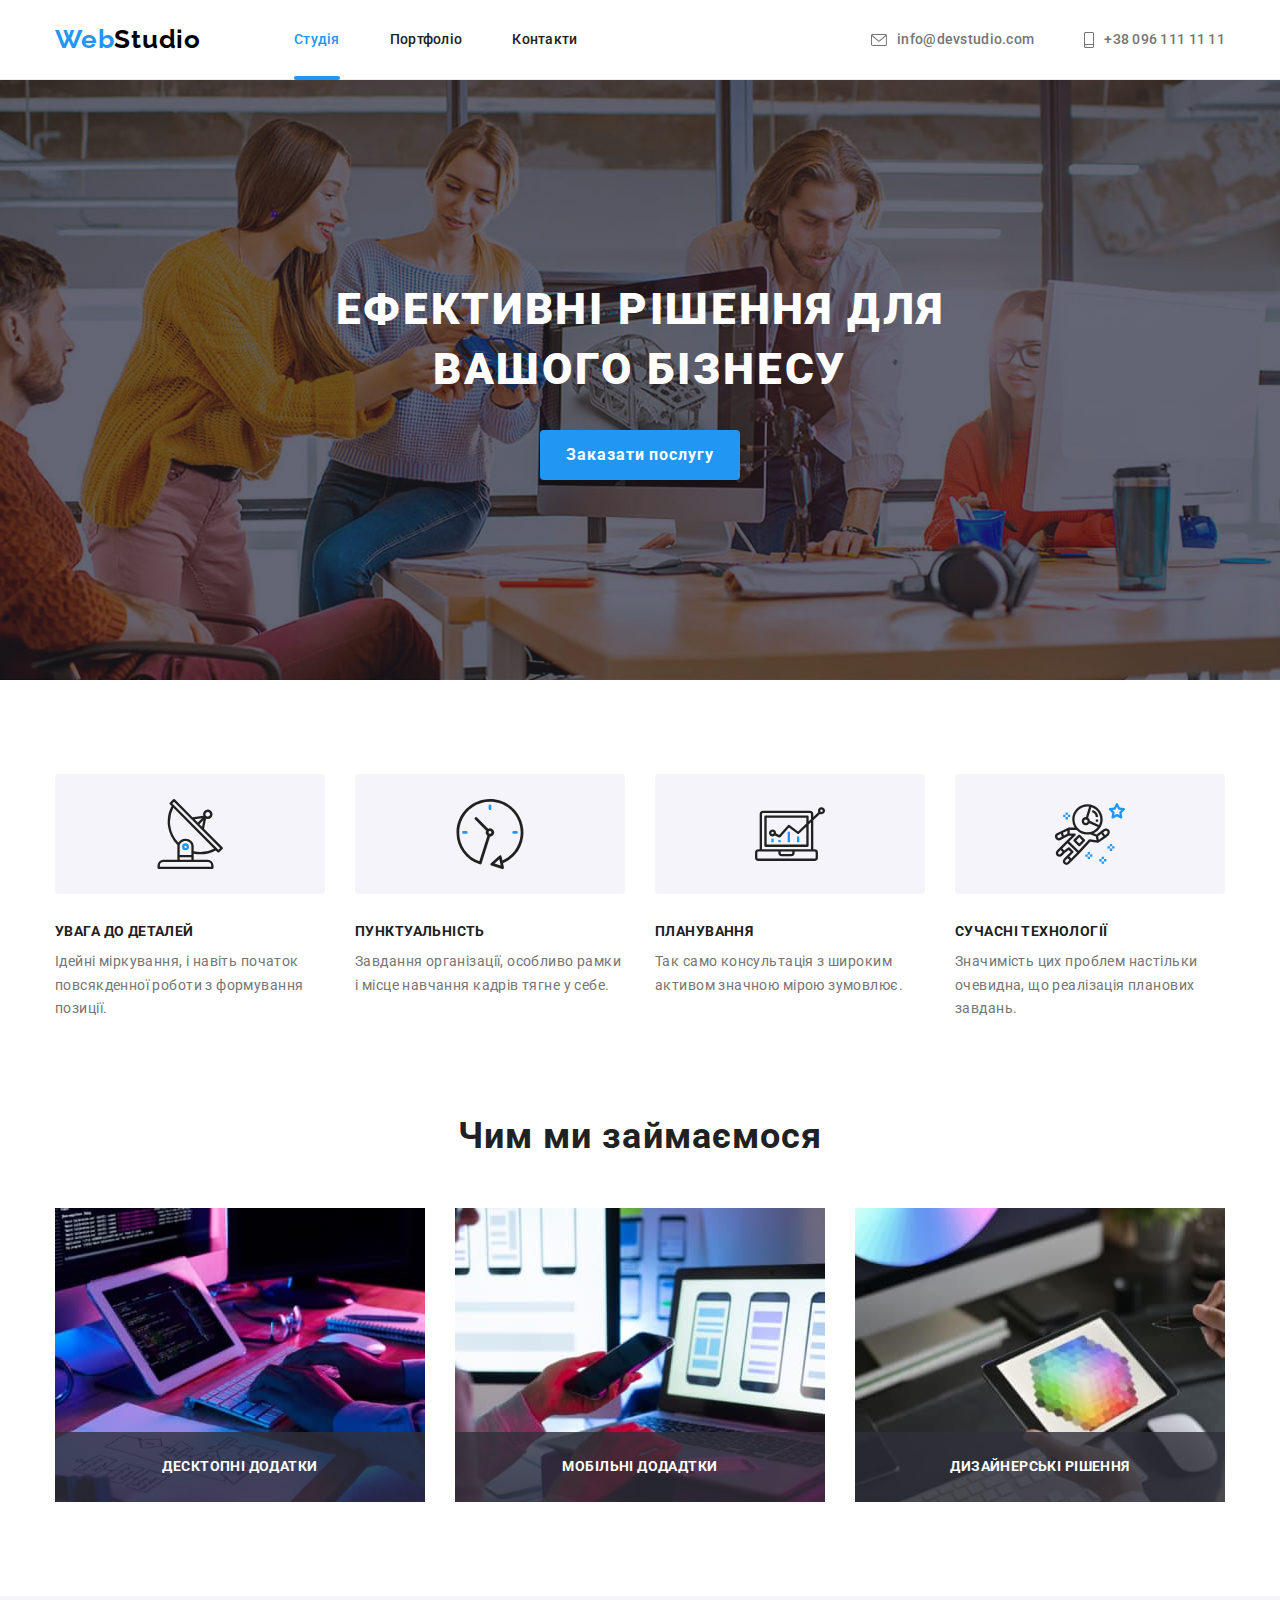
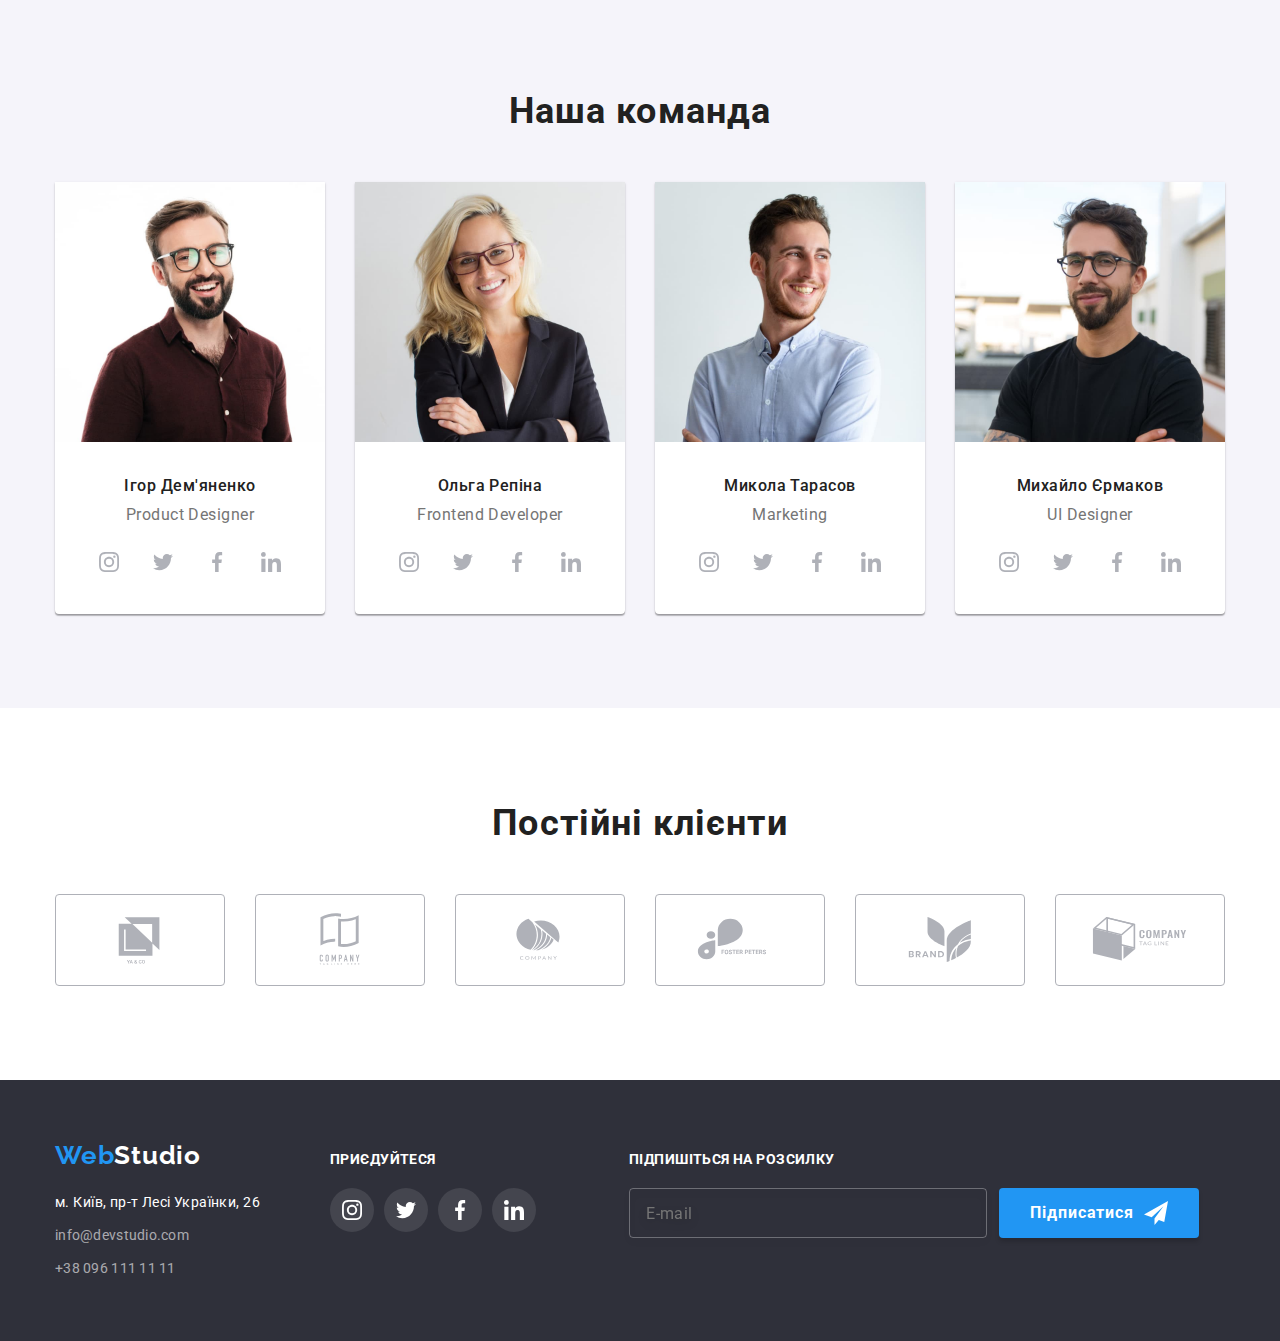
<file: index.html>
<!DOCTYPE html>
<html lang="uk">
  <head>
    <meta charset="UTF-8" />
    <meta http-equiv="X-UA-Compatible" content="IE=edge" />
    <meta name="viewport" content="width=device-width, initial-scale=1.0" />
    <link
      rel="stylesheet"
      href="https://cdnjs.cloudflare.com/ajax/libs/modern-normalize/0.6.0/modern-normalize.min.css"
    />
    <link
      href="https://fonts.googleapis.com/css2?family=Raleway:wght@700&family=Roboto:wght@400;500;700;900&display=swap"
      rel="stylesheet"
    />
    <link rel="stylesheet" href="./css/styles.css" />
    <title>Web Studio</title>
  </head>

  <body>
    <header class="header">
      <div class="container">
        <nav class="header-nav">
          <a class="logo header-logo link" href="./" lang="en">Web<span>Studio</span></a>
          <ul class="header-list">
            <li class="item"><a href=" " class="link current">Студія</a></li>
            <li class="item"><a href="./portfolio.html " class="link">Портфоліо</a></li>
            <li class="item"><a href="./" class="link">Контакти</a></li>
          </ul>
        </nav>

        <ul class="contacts">
          <li class="item">
            <a href="mailto:info@devstudio.com" class="header-mail link">
              <svg class="header-contacts-icon" width="16" height="12">
                <use href="./img/sprite.svg#envelope"></use>
              </svg>
              <span class="header-mail">info@devstudio.com</span></a
            >
          </li>
          <li class="item">
            <a href="tel:+380961111111" class="header-tel link">
              <svg class="header-contacts-icon" width="10" height="16">
                <use href="./img/sprite.svg#smartphone"></use>
              </svg>
              <span class="header-phone">+38 096 111 11 11</span>
            </a>
          </li>
        </ul>
      </div>
    </header>

    <main>
      <section class="hero">
        <div class="container">
          <h1 class="hero-title">Ефективні рішення для вашого бізнесу</h1>
          <button class="hero-button btn" type="button" data-modal-open>Заказати послугу</button>
        </div>
      </section>

      <section class="features">
        <div class="container">
          <h2 class="features-title">Особливості</h2>
          <ul class="features-list">
            <li class="item">
              <div class="features-illustr">
                <svg class="features-icon" width="70" height="70">
                  <use href="./img/sprite.svg#plate"></use>
                </svg>
              </div>
              <h3 class="title">Увага до деталей</h3>
              <p class="descr">
                Ідейні міркування, і навіть початок повсякденної роботи з формування позиції.
              </p>
            </li>
            <li class="item">
              <div class="features-illustr">
                <svg class="features-icon" width="70" height="70">
                  <use href="./img/sprite.svg#clock"></use>
                </svg>
              </div>
              <h3 class="title">Пунктуальність</h3>
              <p class="descr">
                Завдання організації, особливо рамки і місце навчання кадрів тягне у себе.
              </p>
            </li>
            <li class="item">
              <div class="features-illustr">
                <svg class="features-icon" width="70" height="70">
                  <use href="./img/sprite.svg#diagram"></use>
                </svg>
              </div>
              <h3 class="title">Планування</h3>
              <p class="descr">Так само консультація з широким активом значною мірою зумовлює.</p>
            </li>
            <li class="item">
              <div class="features-illustr">
                <svg class="features-icon" width="70" height="70">
                  <use href="./img/sprite.svg#astronaut"></use>
                </svg>
              </div>
              <h3 class="title">Сучасні технології</h3>
              <p class="descr">
                Значимість цих проблем настільки очевидна, що реалізація планових завдань.
              </p>
            </li>
          </ul>
        </div>
      </section>

      <section class="services">
        <div class="container">
          <h2 class="services-title">Чим ми займаємося</h2>
          <ul class="services-list">
            <li class="item">
              <img
                src="./img/section3(1).jpeg"
                alt="руки розробника пишуть код на клавіатурі"
                width="370"
              />
              <p class="services-descr">Десктопні додатки</p>
            </li>
            <li class="item">
              <img
                src="./img/section3(2).jpeg"
                alt="руки розробника тримають смартфон під час работи над мобільним додатком"
                width="370"
              />
              <p class="services-descr">Мобільні додадтки</p>
            </li>
            <li class="item">
              <img
                src="./img/section3(3).jpeg"
                alt="руки дизайнера який працює з кольоровою гамою на планшеті"
                width="370"
              />
              <p class="services-descr">Дизайнерські рішення</p>
            </li>
          </ul>
        </div>
      </section>

      <section class="team">
        <div class="container">
          <h2 class="team-title">Наша команда</h2>
          <ul class="team-list">
            <li class="item">
              <img src="./img/section4_igor.jpeg" alt="чоловік" width="270" />
              <div class="member-info">
                <h3 class="name">Ігор Дем'яненко</h3>
                <p class="descr">Product Designer</p>
                <ul class="team-socials-list">
                  <li class="team-socials-item item">
                    <a
                      class="team-socials-link"
                      href="./"
                      target="_blank"
                      rel="noopener noreferrer"
                    >
                      <svg class="team-socials-icon" width="20" height="20">
                        <use href="./img/sprite.svg#instagram"></use>
                      </svg>
                    </a>
                  </li>
                  <li class="team-socials-item item">
                    <a
                      class="team-socials-link"
                      href="./"
                      target="_blank"
                      rel="noopener noreferrer"
                    >
                      <svg class="team-socials-icon" width="20" height="20">
                        <use href="./img/sprite.svg#twitter"></use>
                      </svg>
                    </a>
                  </li>
                  <li class="team-socials-item item">
                    <a
                      class="team-socials-link"
                      href="./"
                      target="_blank"
                      rel="noopener noreferrer"
                    >
                      <svg class="team-socials-icon" width="20" height="20">
                        <use href="./img/sprite.svg#facebook"></use>
                      </svg>
                    </a>
                  </li>
                  <li class="team-socials-item item">
                    <a
                      class="team-socials-link"
                      href="./"
                      target="_blank"
                      rel="noopener noreferrer"
                    >
                      <svg class="team-socials-icon" width="20" height="20">
                        <use href="./img/sprite.svg#linkedin"></use>
                      </svg>
                    </a>
                  </li>
                </ul>
              </div>
            </li>
            <li class="item">
              <img src="./img/section4_olga.jpeg" alt="жінка" width="270" />
              <div class="member-info">
                <h3 class="name">Ольга Репіна</h3>
                <p class="descr">Frontend Developer</p>
                <ul class="team-socials-list">
                  <li class="team-socials-item item">
                    <a
                      class="team-socials-link"
                      href="./"
                      target="_blank"
                      rel="noopener noreferrer"
                    >
                      <svg class="team-socials-icon" width="20" height="20">
                        <use href="./img/sprite.svg#instagram"></use>
                      </svg>
                    </a>
                  </li>
                  <li class="team-socials-item item">
                    <a
                      class="team-socials-link"
                      href="./"
                      target="_blank"
                      rel="noopener noreferrer"
                    >
                      <svg class="team-socials-icon" width="20" height="20">
                        <use href="./img/sprite.svg#twitter"></use>
                      </svg>
                    </a>
                  </li>
                  <li class="team-socials-item item">
                    <a
                      class="team-socials-link"
                      href="./"
                      target="_blank"
                      rel="noopener noreferrer"
                    >
                      <svg class="team-socials-icon" width="20" height="20">
                        <use href="./img/sprite.svg#facebook"></use>
                      </svg>
                    </a>
                  </li>
                  <li class="team-socials-item item">
                    <a
                      class="team-socials-link"
                      href="./"
                      target="_blank"
                      rel="noopener noreferrer"
                    >
                      <svg class="team-socials-icon" width="20" height="20">
                        <use href="./img/sprite.svg#linkedin"></use>
                      </svg>
                    </a>
                  </li>
                </ul>
              </div>
            </li>
            <li class="item">
              <img src="./img/section4_nikolaj.jpeg" alt="чоловік" width="270" />
              <div class="member-info">
                <h3 class="name">Микола Тарасов</h3>
                <p class="descr">Marketing</p>
                <ul class="team-socials-list">
                  <li class="team-socials-item item">
                    <a
                      class="team-socials-link"
                      href="./"
                      target="_blank"
                      rel="noopener noreferrer"
                    >
                      <svg class="team-socials-icon" width="20" height="20">
                        <use href="./img/sprite.svg#instagram"></use>
                      </svg>
                    </a>
                  </li>
                  <li class="team-socials-item item">
                    <a
                      class="team-socials-link"
                      href="./"
                      target="_blank"
                      rel="noopener noreferrer"
                    >
                      <svg class="team-socials-icon" width="20" height="20">
                        <use href="./img/sprite.svg#twitter"></use>
                      </svg>
                    </a>
                  </li>
                  <li class="team-socials-item item">
                    <a
                      class="team-socials-link"
                      href="./"
                      target="_blank"
                      rel="noopener noreferrer"
                    >
                      <svg class="team-socials-icon" width="20" height="20">
                        <use href="./img/sprite.svg#facebook"></use>
                      </svg>
                    </a>
                  </li>
                  <li class="team-socials-item item">
                    <a
                      class="team-socials-link"
                      href="./"
                      target="_blank"
                      rel="noopener noreferrer"
                    >
                      <svg class="team-socials-icon" width="20" height="20">
                        <use href="./img/sprite.svg#linkedin"></use>
                      </svg>
                    </a>
                  </li>
                </ul>
              </div>
            </li>

            <li class="item">
              <img src="./img/section4_mikhail.jpeg" alt="чоловік" width="270" />
              <div class="member-info">
                <h3 class="name">Михайло Єрмаков</h3>
                <p class="descr">UI Designer</p>
                <ul class="team-socials-list">
                  <li class="team-socials-item item">
                    <a
                      class="team-socials-link"
                      href="./"
                      target="_blank"
                      rel="noopener noreferrer"
                    >
                      <svg class="team-socials-icon" width="20" height="20">
                        <use href="./img/sprite.svg#instagram"></use>
                      </svg>
                    </a>
                  </li>
                  <li class="team-socials-item item">
                    <a
                      class="team-socials-link"
                      href="./"
                      target="_blank"
                      rel="noopener noreferrer"
                    >
                      <svg class="team-socials-icon" width="20" height="20">
                        <use href="./img/sprite.svg#twitter"></use>
                      </svg>
                    </a>
                  </li>
                  <li class="team-socials-item item">
                    <a
                      class="team-socials-link"
                      href="./"
                      target="_blank"
                      rel="noopener noreferrer"
                    >
                      <svg class="team-socials-icon" width="20" height="20">
                        <use href="./img/sprite.svg#facebook"></use>
                      </svg>
                    </a>
                  </li>
                  <li class="team-socials-item item">
                    <a
                      class="team-socials-link"
                      href="./"
                      target="_blank"
                      rel="noopener noreferrer"
                    >
                      <svg class="team-socials-icon" width="20" height="20">
                        <use href="./img/sprite.svg#linkedin"></use>
                      </svg>
                    </a>
                  </li>
                </ul>
              </div>
            </li>
          </ul>
        </div>
      </section>

      <section class="clients">
        <div class="container">
          <h2 class="clients-title">Постійні клієнти</h2>
          <ul class="clients-list">
            <li class="item">
              <a class="link" href="./" target="_blank" rel="noopener noreferrer">
                <svg class="clients-icon" width="106" height="60">
                  <use href="./img/sprite.svg#client-1"></use>
                </svg>
              </a>
            </li>
            <li class="item">
              <a class="link" href="./" target="_blank" rel="noopener noreferrer">
                <svg class="clients-icon" width="106" height="60">
                  <use href="./img/sprite.svg#client-2"></use>
                </svg>
              </a>
            </li>
            <li class="item">
              <a class="link" href="./" target="_blank" rel="noopener noreferrer">
                <svg class="clients-icon" width="106" height="60">
                  <use href="./img/sprite.svg#client-3"></use>
                </svg>
              </a>
            </li>
            <li class="item">
              <a class="link" href="./" target="_blank" rel="noopener noreferrer">
                <svg class="clients-icon" width="106" height="60">
                  <use href="./img/sprite.svg#client-4"></use>
                </svg>
              </a>
            </li>
            <li class="item">
              <a class="link" href="./" target="_blank" rel="noopener noreferrer">
                <svg class="clients-icon" width="106" height="60">
                  <use href="./img/sprite.svg#client-5"></use>
                </svg>
              </a>
            </li>
            <li class="item">
              <a class="link" href="./" target="_blank" rel="noopener noreferrer">
                <svg class="clients-icon" width="106" height="60">
                  <use href="./img/sprite.svg#client-6"></use>
                </svg>
              </a>
            </li>
          </ul>
        </div>
      </section>
    </main>

    <footer class="footer">
      <div class="container">
        <div class="addr-block">
          <a href="./" lang="en" class="logo link">Web<span>Studio</span></a>
          <address class="address">
            <a
              class="link map"
              href="https://www.google.com/maps/d/embed?mid=10uSM3H-mIU3GznYo2szRIEphczw&hl=en_US&ehbc=2E312F"
              target="_blank"
              rel="noopener noreferrer"
              >м. Київ, пр-т Лесі Українки, 26</a
            >
            <ul class="contacts">
              <li class="item">
                <a href="mailto:info@devstudio.com" class="link footer-link">info@devstudio.com</a>
              </li>
              <li class="item">
                <a href="tel:+380961111111" class="link footer-link">+38 096 111 11 11</a>
              </li>
            </ul>
          </address>
        </div>
        <div class="socials-block">
          <h2 class="socials-title footer-title">приєдуйтеся</h2>
          <ul class="socials-list">
            <li class="socials-item item">
              <a class="socials-link" href="./" target="_blank" rel="noopener noreferrer">
                <svg class="socials-icon" width="20" height="20">
                  <use href="./img/sprite.svg#instagram"></use>
                </svg>
              </a>
            </li>
            <li class="socials-item">
              <a class="socials-link" href="./" target="_blank" rel="noopener noreferrer">
                <svg class="socials-icon" width="20" height="20">
                  <use href="./img/sprite.svg#twitter"></use>
                </svg>
              </a>
            </li>
            <li class="socials-item">
              <a class="socials-link" href="./" target="_blank" rel="noopener noreferrer">
                <svg class="socials-icon" width="20" height="20">
                  <use href="./img/sprite.svg#facebook"></use>
                </svg>
              </a>
            </li>
            <li class="socials-item">
              <a class="socials-link" href="./" target="_blank" rel="noopener noreferrer">
                <svg class="socials-icon" width="20" height="20">
                  <use href="./img/sprite.svg#linkedin"></use>
                </svg>
              </a>
            </li>
          </ul>
        </div>

        <div class="form-block">
          <h2 class="form-block-title footer-title">Підпишіться на розсилку</h2>
          <form class="footer-form" name="mailing">
            <div class="footer-form-group">
              <label class="footer-label">
                <input type="email" name="footer-mail" placeholder="E-mail" />
              </label>
            </div>
            <button class="mail-button btn" type="submit">
              <span>Підписатися</span>
              <svg class="footer-mail-icon" width="24" height="24">
                <use href="./img/sprite.svg#footer-mail"></use>
              </svg>
            </button>
          </form>
        </div>
      </div>
    </footer>

    <div class="backdrop is-hidden" data-modal>
      <div class="modal">
        <button class="modal-close" type="button" data-modal-close>
          <svg class="close" width="11" height="11">
            <use href="./img/sprite.svg#close"></use>
          </svg>
        </button>
        <h2 class="modal-title">Залишіть свої дані, ми вам передзвонимо</h2>
        <form class="modal-form" name="subscriptio-form" autocomplete="on" novalidate>
          <div class="form-group">
            <label class="form-label" for="name">Ім'я</label>
            <input class="form-input" type="text" name="name" id="name" />
            <svg class="icon" width="12" height="12">
              <use href="./img/sprite.svg#modal-name"></use>
            </svg>
          </div>

          <div class="form-group" role="group">
            <label class="form-label" for="tel">Телефон</label>
            <input class="form-input" type="tel" name="tel" id="tel" />
            <svg class="icon" width="13" height="13">
              <use href="./img/sprite.svg#modal-phone"></use>
            </svg>
          </div>

          <div class="form-group" role="group">
            <label class="form-label" for="mail">Пошта</label>
            <input class="form-input" type="email" name="mail" id="mail" />
            <svg class="icon" width="15" height="12">
              <use href="./img/sprite.svg#modal-mail"></use>
            </svg>
          </div>

          <div class="form-group" role="group">
            <label class="form-label" for="comment">Коментарій</label>
            <textarea
              class="textarea form-input"
              name="comment"
              id="comment"
              rows="10"
              placeholder="Введіть текст"
            ></textarea>
          </div>

          <div class="form-group-checkbox" role="group">
            <label class="label" for="policy">
              <input class="checkbox" type="checkbox" name="policy" id="policy" />
              <span class="custom-checkbox"></span>
              <span>Погоджуюсь з розсилкою і приймаю</span>
              <a class="link" href="./">Умови договору</a>
            </label>
          </div>
          <button class="form-btn btn" type="submit">Відправити</button>
        </form>
      </div>
    </div>

    <script src="./js/modal.js"></script>
  </body>
</html>
</file>
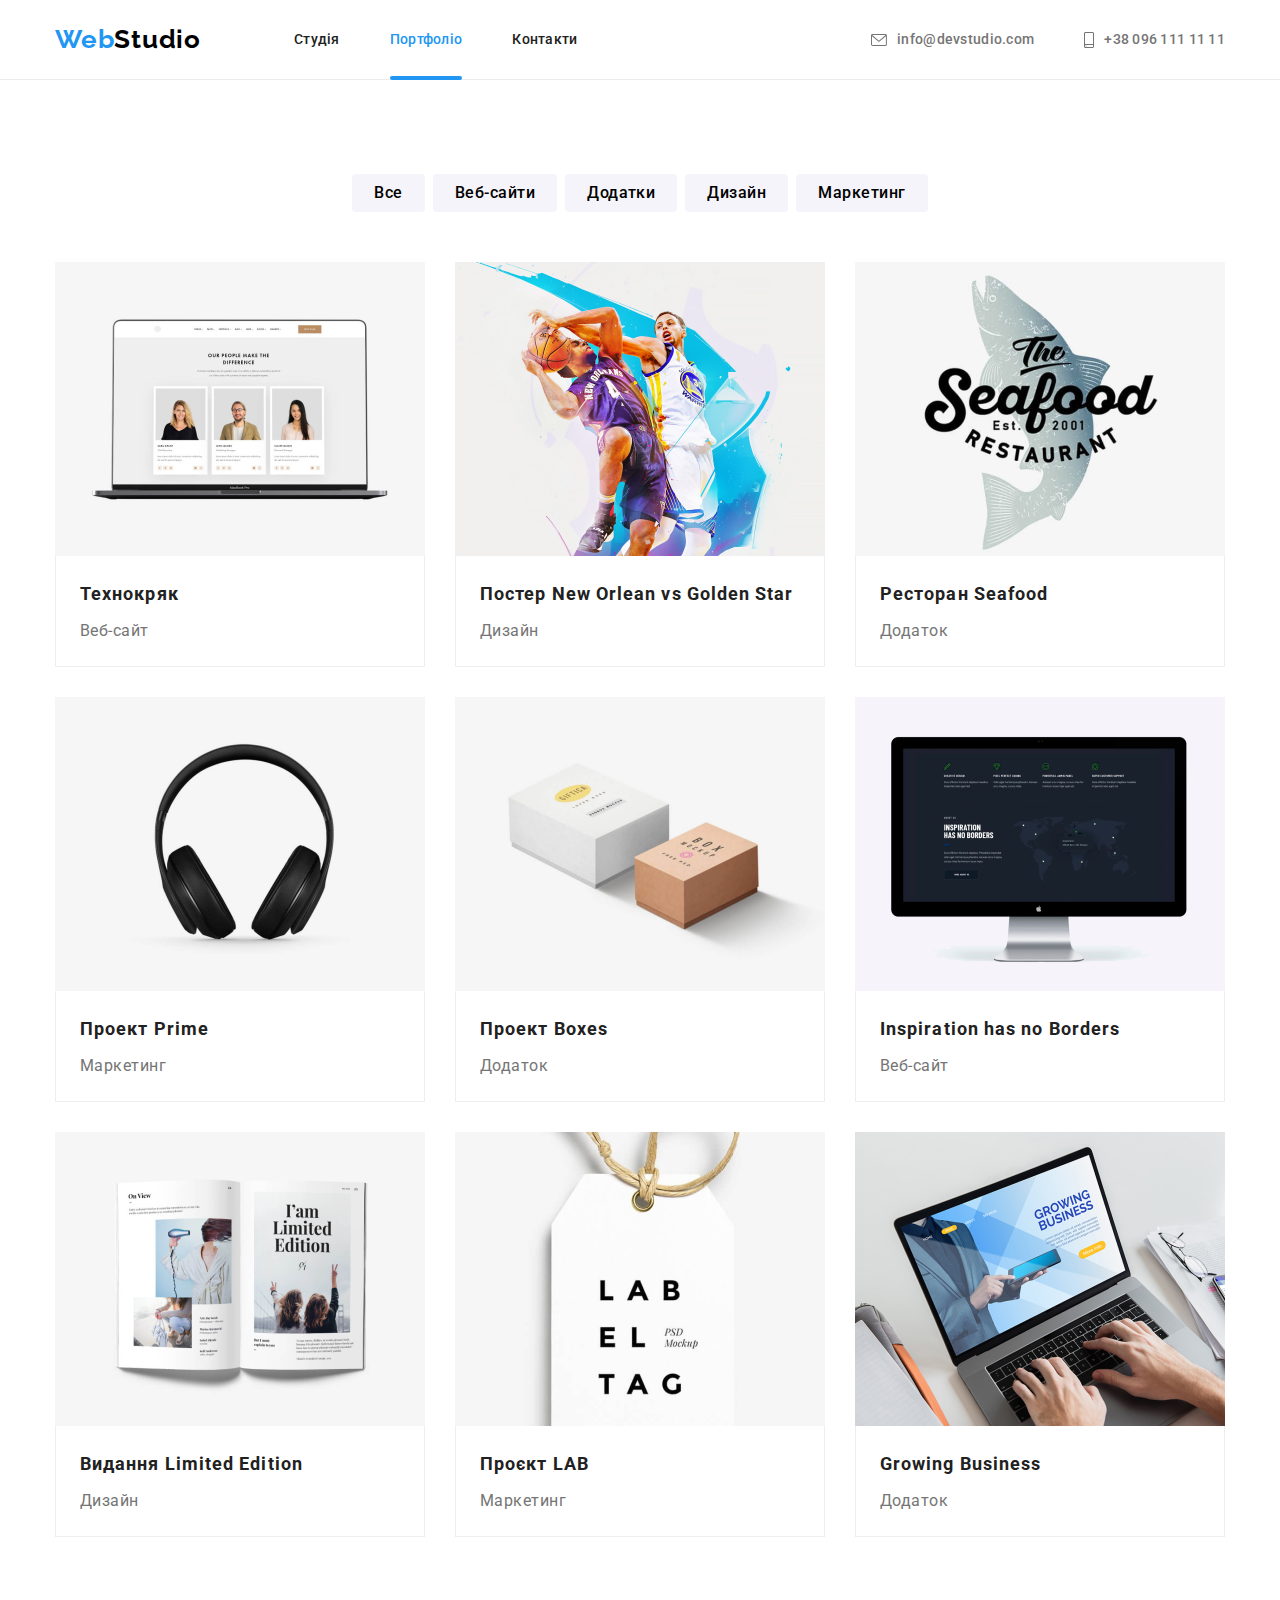
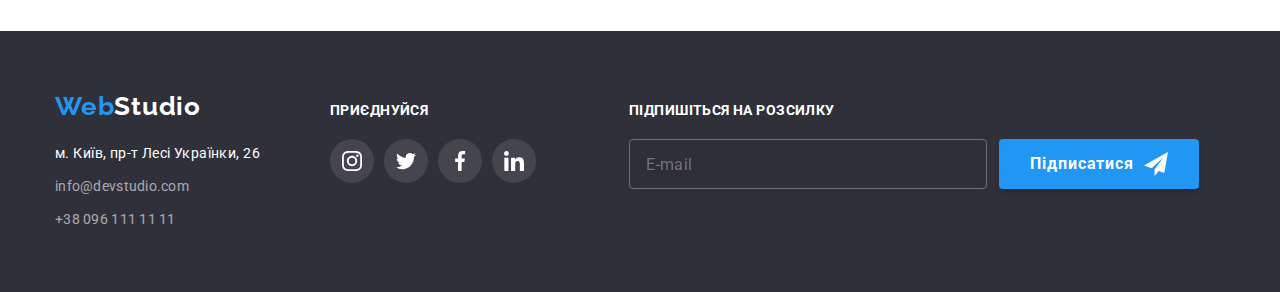
<file: portfolio.html>
<!DOCTYPE html>
<html lang="en">
  <head>
    <meta charset="UTF-8" />
    <meta http-equiv="X-UA-Compatible" content="IE=edge" />
    <meta name="viewport" content="width=device-width, initial-scale=1.0" />
    <link
      rel="stylesheet"
      href="https://cdnjs.cloudflare.com/ajax/libs/modern-normalize/0.6.0/modern-normalize.min.css"
    />
    <link
      href="https://fonts.googleapis.com/css2?family=Raleway:wght@700&family=Roboto:wght@400;500;700;900&display=swap"
      rel="stylesheet"
    />
    <link rel="stylesheet" href="./css/styles.css" />
    <title>Portfolio</title>
  </head>
  <body>
    <header class="header">
      <div class="container">
        <nav class="header-nav">
          <a href="./" lang="en" class="logo header-logo link">Web<span>Studio</span></a>
          <ul class="header-list">
            <li class="item"><a href="./index.html " class="link">Студія</a></li>
            <li class="item"><a href=" " class="link current">Портфоліо</a></li>
            <li class="item"><a href="  " class="link">Контакти</a></li>
          </ul>
        </nav>

        <ul class="contacts">
          <li class="item">
            <a href="mailto:info@devstudio.com" class="header-mail link">
              <svg class="header-contacts-icon" width="16" height="12">
                <use href="./img/sprite.svg#envelope"></use>
              </svg>
              <span class="header-mail">info@devstudio.com</span></a
            >
          </li>
          <li class="item">
            <a href="tel:+380961111111" class="header-tel link">
              <svg class="header-contacts-icon" width="10" height="16">
                <use href="./img/sprite.svg#smartphone"></use>
              </svg>
              <span class="header-phone">+38 096 111 11 11</span>
            </a>
          </li>
        </ul>
      </div>
    </header>

    <main>
      <section class="projects">
        <div class="container">
          <h1 class="projects-title">Проєкти</h1>
          <ul class="projects-tabs">
            <li class="tab-item item">
              <button class="projects-button btn" type="button">Все</button>
            </li>
            <li class="tab-item item">
              <button class="projects-button btn" type="button">Веб-сайти</button>
            </li>
            <li class="tab-item item">
              <button class="projects-button btn" type="button">Додатки</button>
            </li>
            <li class="tab-item item">
              <button class="projects-button btn" type="button">Дизайн</button>
            </li>
            <li class="tab-item item">
              <button class="projects-button btn" type="button">Маркетинг</button>
            </li>
          </ul>

          <ul class="projects-list">
            <li class="item project-item">
              <a href="" class="link">
                <div class="overlay-block">
                  <img
                    class="project-pic"
                    src="./img/portfolio1.jpeg"
                    alt="відкритий сайт на ноутбуці"
                    width="370"
                  />
                  <p class="overlay">
                    Ресурс пропонує комплексні пропозиції з різним рівнем функціоналу та сервісів.
                    Все це дозволить відвідувачу отримати вичерпні відомості про компанії чи
                    приватній особі.
                  </p>
                </div>

                <div class="item-border">
                  <h2 class="title">Технокряк</h2>
                  <p class="descr">Веб-сайт</p>
                </div>
              </a>
            </li>

            <li class="item project-item">
              <a href="" class="link">
                <div class="overlay-block">
                  <img
                    class="project-pic"
                    src="./img/portfolio2.jpeg"
                    alt="два баскетболіста з м'ячем"
                    width="370"
                  />
                  <p class="overlay">
                    Ресурс пропонує комплексні пропозиції з різним рівнем функціоналу та сервісів.
                    Все це дозволить відвідувачу отримати вичерпні відомості про компанії чи
                    приватній особі.
                  </p>
                </div>

                <div class="item-border">
                  <h2 class="title">Постер New Orlean vs Golden Star</h2>
                  <p class="descr">Дизайн</p>
                </div>
              </a>
            </li>

            <li class="item project-item">
              <a href="" class="link">
                <div class="overlay-block">
                  <img
                    class="project-pic"
                    src="./img/portfolio3.jpeg"
                    alt="лого рибного ресторану"
                    width="370"
                  />
                  <p class="overlay">
                    РРесурс пропонує комплексні пропозиції з різним рівнем функціоналу та сервісів.
                    Все це дозволить відвідувачу отримати вичерпні відомості про компанії чи
                    приватній особі.
                  </p>
                </div>

                <div class="item-border">
                  <h2 class="title">Ресторан Seafood</h2>
                  <p class="descr">Додаток</p>
                </div>
              </a>
            </li>

            <li class="item project-item">
              <a href="" class="link">
                <div class="overlay-block">
                  <img
                    class="project-pic"
                    src="./img/portfolio4.jpeg"
                    alt="чорні навушники"
                    width="370"
                  />
                  <p class="overlay">
                    Ресурс пропонує комплексні пропозиції з різним рівнем функціоналу та сервісів.
                    Все це дозволить відвідувачу отримати вичерпні відомості про компанії чи
                    приватній особі.
                  </p>
                </div>

                <div class="item-border">
                  <h2 class="title">Проект Prime</h2>
                  <p class="descr">Маркетинг</p>
                </div>
              </a>
            </li>

            <li class="item project-item">
              <a href="" class="link">
                <div class="overlay-block">
                  <img
                    class="project-pic"
                    src="./img/portfolio5.jpeg"
                    alt="дві коробки"
                    width="370"
                  />
                  <p class="overlay">
                    Ресурс пропонує комплексні пропозиції з різним рівнем функціоналу та сервісів.
                    Все це дозволить відвідувачу отримати вичерпні відомості про компанії чи
                    приватній особі.
                  </p>
                </div>

                <div class="item-border">
                  <h2 class="title">Проект Boxes</h2>
                  <p class="descr">Додаток</p>
                </div>
              </a>
            </li>

            <li class="item project-item">
              <a href="" class="link">
                <div class="overlay-block">
                  <img
                    class="project-pic"
                    src="./img/portfolio6.jpeg"
                    alt="открытый веб-сайт на аймаке"
                    width="370"
                  />
                  <p class="overlay">
                    Ресурс пропонує комплексні пропозиції з різним рівнем функціоналу та сервісів.
                    Все це дозволить відвідувачу отримати вичерпні відомості про компанії чи
                    приватній особі.
                  </p>
                </div>

                <div class="item-border">
                  <h2 class="title">Inspiration has no Borders</h2>
                  <p class="descr">Веб-сайт</p>
                </div>
              </a>
            </li>

            <li class="item project-item">
              <a href="" class="link">
                <div class="overlay-block">
                  <img
                    class="project-pic"
                    src="./img/portfolio7.jpeg"
                    alt="разгорнутий журнал"
                    width="370"
                  />
                  <p class="overlay">
                    Ресурс пропонує комплексні пропозиції з різним рівнем функціоналу та сервісів.
                    Все це дозволить відвідувачу отримати вичерпні відомості про компанії чи
                    приватній особі.
                  </p>
                </div>

                <div class="item-border">
                  <h2 class="title">Видання Limited Edition</h2>
                  <p class="descr">Дизайн</p>
                </div>
              </a>
            </li>

            <li class="item project-item">
              <a href="" class="link">
                <div class="overlay-block">
                  <img
                    class="project-pic"
                    src="./img/portfolio8.jpeg"
                    alt="бірка з назвою бренду"
                    width="370"
                  />
                  <p class="overlay">
                    Ресурс пропонує комплексні пропозиції з різним рівнем функціоналу та сервісів.
                    Все це дозволить відвідувачу отримати вичерпні відомості про компанії чи
                    приватній особі.
                  </p>
                </div>

                <div class="item-border">
                  <h2 class="title">Проєкт LAB</h2>
                  <p class="descr">Маркетинг</p>
                </div>
              </a>
            </li>

            <li class="item project-item">
              <a href="" class="link">
                <div class="overlay-block">
                  <img
                    class="project-pic"
                    src="./img/portfolio9.jpeg"
                    alt="ноутбук з руками на ньому"
                    width="370"
                  />
                  <p class="overlay">
                    Ресурс пропонує комплексні пропозиції з різним рівнем функціоналу та сервісів.
                    Все це дозволить відвідувачу отримати вичерпні відомості про компанії чи
                    приватній особі.
                  </p>
                </div>

                <div class="item-border">
                  <h2 class="title">Growing Business</h2>
                  <p class="descr">Додаток</p>
                </div>
              </a>
            </li>
          </ul>
        </div>
      </section>
    </main>

    <footer class="footer">
      <div class="container">
        <div class="addr-block">
          <a href="./" lang="en" class="logo link">Web<span>Studio</span></a>
          <address class="address">
            <a
              class="link map"
              href="https://www.google.com/maps/d/embed?mid=10uSM3H-mIU3GznYo2szRIEphczw&hl=en_US&ehbc=2E312F"
              target="_blank"
              rel="noopener noreferrer"
              >м. Київ, пр-т Лесі Українки, 26</a
            >
            <ul class="contacts">
              <li class="item">
                <a href="mailto:info@devstudio.com" class="link footer-link">info@devstudio.com</a>
              </li>
              <li class="item">
                <a href="tel:+380961111111" class="link footer-link">+38 096 111 11 11</a>
              </li>
            </ul>
          </address>
        </div>
        <div class="socials-block">
          <h2 class="socials-title footer-title">приєднуйся</h2>
          <ul class="socials-list">
            <li class="socials-item item">
              <a class="socials-link" href="./" target="_blank" rel="noopener noreferrer">
                <svg class="socials-icon" width="20" height="20">
                  <use href="./img/sprite.svg#instagram"></use>
                </svg>
              </a>
            </li>
            <li class="socials-item">
              <a class="socials-link" href="./" target="_blank" rel="noopener noreferrer">
                <svg class="socials-icon" width="20" height="20">
                  <use href="./img/sprite.svg#twitter"></use>
                </svg>
              </a>
            </li>
            <li class="socials-item">
              <a class="socials-link" href="./" target="_blank" rel="noopener noreferrer">
                <svg class="socials-icon" width="20" height="20">
                  <use href="./img/sprite.svg#facebook"></use>
                </svg>
              </a>
            </li>
            <li class="socials-item">
              <a class="socials-link" href="./" target="_blank" rel="noopener noreferrer">
                <svg class="socials-icon" width="20" height="20">
                  <use href="./img/sprite.svg#linkedin"></use>
                </svg>
              </a>
            </li>
          </ul>
        </div>

        <div class="form-block">
          <h2 class="form-block-title footer-title">Підпишіться на розсилку</h2>
          <form class="footer-form" name="mailing">
            <div class="footer-form-group">
              <label class="footer-label">
                <input type="email" name="footer-mail" placeholder="E-mail" />
              </label>
            </div>
            <button class="mail-button btn" type="submit">
              <span>Підписатися</span>
              <svg class="footer-mail-icon" width="24" height="24">
                <use href="./img/sprite.svg#footer-mail"></use>
              </svg>
            </button>
          </form>
        </div>
      </div>
    </footer>
  </body>
</html>
</file>
<file: css/styles.css>
:root {
  --title-text-color: #212121;
  --descr-text-color: #757575;
  --primary-white-color: #ffffff;
  --accent-color: #2196f3;
  --footer-link-color: rgba(255, 255, 255, 0.6);
}

body {
  font-family: Roboto, sans-serif;
  background-color: #ffffff;
  color: var(--title-text-color);

  margin: 0;
}

.container {
  margin-right: auto;
  margin-left: auto;
  padding-right: 15px;
  padding-left: 15px;
  width: 1200px;
}

h1,
h2,
h3,
ul,
li,
p {
  margin: 0;
  padding: 0;
}

.item {
  list-style: none;
}

.link {
  text-decoration: none;
}

.features-title,
.projects-title {
  display: none;
}

/* header */
.header {
  display: flex;
  align-items: center;
  height: 80px;
  border-bottom: 1px solid #ececec;
}

.header .container {
  display: flex;
  justify-content: space-between;
  height: 100%;
}

.header-logo {
  margin-right: 93px;
}

.logo {
  color: var(--accent-color);
  font-family: "Raleway", sans-serif;
  font-weight: 700;
  font-size: 26px;
  text-decoration: none;
  line-height: 1.19;
  letter-spacing: 0.03em;
}

.logo > span {
  color: #000000;
}

.logo:hover {
  cursor: pointer;
}

.header-nav {
  display: flex;
  align-items: center;
}

.header-list {
  display: flex;
  align-items: center;
  height: 100%;
}

.header .item {
  display: flex;
  align-self: center;
  position: relative;
  height: 100%;
}

.header .item:not(:last-child) {
  margin-right: 50px;
}

.header .contacts {
  margin-right: 0;
  padding-left: 0;
  display: flex;
  align-items: center;
}

.header-list .link {
  display: flex;
  align-items: center;
  font-size: 14px;
  line-height: 1.14;
  letter-spacing: 0.02em;
  font-weight: 500;
  color: var(--title-text-color);
  text-decoration: none;
  transition: color 250ms cubic-bezier(0.4, 0, 0.2, 1);
}

.header-list .link::after {
  content: " ";
  display: block;
  position: absolute;
  bottom: -1px;

  width: 100%;
  height: 4px;
  background: var(--accent-color);
  border-radius: 2px;
  opacity: 0;
}

.header-list .link.current::after {
  opacity: 1;
}

.contacts .link {
  display: inline-flex;
  align-items: center;

  font-size: 14px;
  line-height: 1.14;
  letter-spacing: 0.02em;
  font-weight: 500;
  color: #757575;
  text-decoration: none;
  transition: color 250ms cubic-bezier(0.4, 0, 0.2, 1);
}

.header-list .link:hover,
.header-list .link:focus,
.header-list .link.current,
.contacts .link:hover,
.contacts .link:focus {
  color: var(--accent-color);
}

.header-contacts-icon {
  fill: currentColor;
  margin-right: 10px;
}

/* hero section */

.hero {
  max-width: 1600px;
  margin-left: auto;
  margin-right: auto;
  padding: 200px 0px;
  background-image: linear-gradient(to right, rgba(47, 48, 58, 0.4), rgba(47, 48, 58, 0.4)),
    url("../img/hero-bg.jpeg");
  background-repeat: no-repeat;
  background-position: center;
  background-size: cover;
}

.hero-title {
  max-width: 696px;
  margin: 0 auto;

  font-weight: 900;
  font-size: 44px;
  line-height: 1.36;
  text-align: center;
  letter-spacing: 0.06em;
  text-transform: uppercase;
  color: var(--primary-white-color);
}

.btn {
  border: 0;
  border-radius: 4px;
}

.hero-button {
  display: block;
  padding: 0;
  margin: 0 auto;
  margin-top: 30px;
  width: 200px;
  height: 50px;
  font-family: inherit;
  font-weight: 700;
  font-size: 16px;
  line-height: 1.88;
  text-align: center;
  letter-spacing: 0.06em;
  background: var(--accent-color);
  color: var(--primary-white-color);
  cursor: pointer;
  box-shadow: 0px 4px 4px rgba(0, 0, 0, 0.15);
}

/* features */

.features {
  padding-top: 94px;
  padding-bottom: 94px;
}

.features-list {
  display: flex;
  align-items: baseline;
  gap: 30px;
}

.features .item {
  width: 270px;
}

.features-illustr {
  display: flex;
  justify-content: center;
  align-items: center;
  width: 270px;
  height: 120px;
  background: #f5f4fa;
  border-radius: 4px;
}

.features .title {
  margin-top: 30px;
  font-weight: 700;
  font-size: 14px;
  line-height: 1.14;
  letter-spacing: 0.03em;
  text-transform: uppercase;
}

.features .descr {
  margin-top: 10px;
  font-weight: 400;
  font-size: 14px;
  line-height: 1.71;
  letter-spacing: 0.03em;
  color: var(--descr-text-color);
}

/* services */

.services {
  padding-bottom: 94px;
}

.services .services-title {
  font-weight: 700;
  font-size: 36px;
  line-height: 1.17;
  text-align: center;
  letter-spacing: 0.03em;
}

.services-list {
  display: flex;
  gap: 30px;
  margin-top: 50px;
  line-height: 0;
}

.services .item {
  display: inline-block;
  position: relative;
}

.services-descr {
  display: flex;
  justify-content: center;
  align-items: center;
  position: absolute;
  bottom: 0;
  width: 100%;
  height: 70px;
  background: rgba(47, 48, 58, 0.8);
  font-weight: 700;
  font-size: 14px;
  line-height: 1.14;
  letter-spacing: 0.03em;
  text-transform: uppercase;
  color: var(--primary-white-color);
}

/* team */

.team {
  padding-top: 94px;
  padding-bottom: 94px;
  background-color: #f5f4fa;
}

.team-title {
  margin: 0 auto;
  font-weight: 700;
  font-size: 36px;
  line-height: 1.17;
  text-align: center;
  letter-spacing: 0.03em;
}

.team-list {
  display: flex;
  justify-content: center;
  flex-wrap: wrap;
  column-gap: 30px;
  padding-left: 0;
  margin-top: 50px;
}

.team .team-list > .item {
  background-color: var(--primary-white-color);
  width: 270px;
  box-shadow: 0px 1px 3px rgba(0, 0, 0, 0.12), 0px 1px 1px rgba(0, 0, 0, 0.14),
    0px 2px 1px rgba(0, 0, 0, 0.2);
  border-radius: 0px 0px 4px 4px;
}

.member-info {
  padding-top: 30px;
  padding-bottom: 30px;
}

.team .name {
  font-weight: 500;
  font-size: 16px;
  line-height: 1.19;
  letter-spacing: 0.03em;
  text-align: center;
}

.team .descr {
  margin-top: 10px;
  font-size: 16px;
  line-height: 1.19;
  letter-spacing: 0.03em;
  color: var(--descr-text-color);
  text-align: center;
}

.team-socials-list {
  display: flex;
  align-items: center;
  justify-content: center;
  margin-top: 16px;
  padding: 0;
}

.team-socials-item:not(:last-child) {
  margin-right: 10px;
}

.team-socials-link {
  display: flex;
  justify-content: center;
  align-items: center;
  width: 44px;
  height: 44px;
  border-radius: 50%;
  background-color: transparent;
  color: #afb1b8;
  transition: color 250ms cubic-bezier(0.4, 0, 0.2, 1),
    background-color 250ms cubic-bezier(0.4, 0, 0.2, 1);
}

.team-socials-link:hover,
.team-socials-link:focus {
  background-color: var(--accent-color);
  color: var(--primary-white-color);
}

.team-socials-icon {
  fill: currentColor;
}

/* clients */

.clients {
  padding-top: 94px;
  padding-bottom: 94px;
}

.clients-title {
  font-weight: 700;
  font-size: 36px;
  line-height: 1.17;
  text-align: center;
  letter-spacing: 0.03em;
}

.clients-list {
  display: flex;
  flex-wrap: wrap;
  gap: 30px;
  padding-left: 0;
  margin-top: 50px;
}

.clients .link {
  display: flex;
  justify-content: center;
  align-items: center;
  width: 170px;
  height: 92px;
  color: #afb1b8;
  background-color: var(--primary-white-color);
  border: 1px solid #afb1b8;
  border-radius: 4px;
  transition: border-color 250ms cubic-bezier(0.4, 0, 0.2, 1),
    color 250ms cubic-bezier(0.4, 0, 0.2, 1);
}

.clients .link:hover,
.clients .link:focus {
  border-color: var(--accent-color);
  color: var(--accent-color);
}

.clients-icon {
  fill: currentColor;
}

/* footer */

.footer {
  padding-top: 60px;
  padding-bottom: 60px;
  background-color: #2f303a;
}

.footer .container {
  display: flex;
}

.footer .addr-block {
  margin-right: 70px;
}

.footer .logo > span {
  color: var(--primary-white-color);
}

.footer .address {
  margin-top: 20px;
  font-style: normal;
  font-size: 14px;
  line-height: 1.71;
  letter-spacing: 0.03em;
}

.address > .link {
  display: block;
  font-size: 14px;
  line-height: 1.71;
  letter-spacing: 0.03em;
  color: var(--primary-white-color);
  transition: color 250ms cubic-bezier(0.4, 0, 0.2, 1);
}

.address .footer-link {
  display: block;
  font-size: 14px;
  line-height: 1.71;
  font-weight: inherit;
  color: rgba(255, 255, 255, 0.6);
}

.address .link:hover,
.address .link:focus {
  color: var(--accent-color);
}

.footer .contacts {
  margin-top: 9px;
  margin-bottom: 0;
  padding-left: 0;
}

.footer .item:not(:first-child) {
  margin-top: 9px;
}

.socials-block {
  padding-top: 12px;
  margin-right: 93px;
}

.footer-title {
  font-weight: 700;
  font-size: 14px;
  line-height: 1.14;
  letter-spacing: 0.03em;
  text-transform: uppercase;
  color: var(--primary-white-color);
}

.footer .socials-list {
  display: flex;
  align-items: center;
  margin-top: 20px;
}

.footer .socials-item {
  display: flex;
  justify-content: center;
  align-items: center;
  list-style: none;
  margin-right: 10px;
}

.footer .socials-item:last-child {
  margin-right: 0;
}

.footer .socials-link {
  display: flex;
  justify-content: center;
  align-items: center;
  width: 44px;
  height: 44px;
  background-color: rgba(255, 255, 255, 0.1);
  border-radius: 50%;
  transition: background-color 250ms cubic-bezier(0.4, 0, 0.2, 1);
}

.footer .socials-link:hover,
.footer .socials-link:focus {
  background-color: var(--accent-color);
}

.footer .socials-icon {
  fill: #ffffff;
}

.footer .form-block {
  padding-top: 12px;
}

.footer-form {
  display: flex;
  align-items: center;
  gap: 12px;
  margin-top: 20px;
}

.footer-label input {
  display: block;
  width: 358px;
  height: 50px;
  padding-left: 16px;
  font-size: 16px;
  line-height: 20px;
  letter-spacing: 0.03em;
  color: rgba(255, 255, 255, 0.6);
  background-color: transparent;
  border: 1px solid rgba(255, 255, 255, 0.3);
  filter: drop-shadow(0px 4px 4px rgba(0, 0, 0, 0.15));
  border-radius: 4px;
}

.footer .mail-button {
  display: flex;
  justify-content: center;
  align-items: center;
  gap: 10px;
  padding: 0;
  margin: 0 auto;
  width: 200px;
  height: 50px;
  font-family: inherit;
  font-weight: 700;
  font-size: 16px;
  line-height: 1.88;
  letter-spacing: 0.06em;
  background: var(--accent-color);
  color: var(--primary-white-color);
  cursor: pointer;
  box-shadow: 0px 4px 4px rgba(0, 0, 0, 0.15);
}

.footer-mail-icon {
  fill: var(--primary-white-color);
}

/* backdrop */

.backdrop {
  position: fixed;
  top: 0;
  left: 0;
  width: 100%;
  height: 100%;
  background: rgba(0, 0, 0, 0.2);
  opacity: 1;
  transition: opacity 400ms cubic-bezier(0.4, 0, 0.2, 1),
    visibility 400ms cubic-bezier(0.4, 0, 0.2, 1);
}

.backdrop.is-hidden {
  opacity: 0;
  visibility: hidden;
  pointer-events: none;
}

.backdrop.is-hidden .modal {
  opacity: 0;

  transform: translate(-50%, -50%) perspective(300px) scale(0.1) rotateX(180deg);
}

.backdrop .modal {
  position: absolute;
  top: 50%;
  left: 50%;
  padding: 40px;

  min-width: 528px;
  min-height: 581px;
  background: #fff;
  box-shadow: 0px 1px 3px rgba(0, 0, 0, 0.12), 0px 1px 1px rgba(0, 0, 0, 0.14),
    0px 2px 1px rgba(0, 0, 0, 0.2);
  border-radius: 4px;
  opacity: 1;
  transform: translate(-50%, -50%) perspective(200px) scale(1) rotateX(360deg);
  transition: transform 600ms cubic-bezier(0.4, 0, 0.2, 1),
    opacity 600ms cubic-bezier(0.4, 0, 0.2, 1) 100ms;
}

.modal-close {
  position: absolute;
  right: 8px;
  top: 8px;
  width: 30px;
  height: 30px;
  cursor: pointer;
  background: #ffffff;
  border: 1px solid rgba(0, 0, 0, 0.1);
  border-radius: 50%;
}

.modal-close .close {
  transition: fill 255ms cubic-bezier(0.4, 0, 0.2, 1);
}

.modal-close:hover .close,
.modal-close:focus .close {
  fill: var(--accent-color);
}

.modal-title {
  font-weight: 700;
  font-size: 20px;
  line-height: calc(23 / 20);
  text-align: center;
  letter-spacing: 0.03em;
  color: #212121;
}

.modal-form {
  width: 100%;
  margin-right: 0;
}

.modal .form-group {
  position: relative;
  display: flex;
  flex-direction: column;
  font-size: 12px;
  line-height: calc(14 / 12);
  letter-spacing: 0.01em;
  color: #757575;
  cursor: pointer;
  transition: fill 250ms cubic-bezier(0.4, 0, 0.2, 1);
}

.modal .form-group:not(:first-child) {
  margin-top: 10px;
}

.modal .form-group:nth-child(1) {
  margin-top: 10px;
}

.form-input:hover,
.form-input:focus {
  border-color: var(--accent-color);
}

.form-input:hover + .icon,
.form-input:focus + .icon {
  fill: var(--accent-color);
}

.form-group .icon {
  position: absolute;
  bottom: 14px;
  left: 14px;
  transition: fill 250ms cubic-bezier(0.4, 0, 0.2, 1);
}

.modal-form input {
  margin-top: 4px;
  padding: 12px 42px;
  height: 40px;
  border: 1px solid rgba(33, 33, 33, 0.2);
  border-radius: 4px;
  transition: border-color 250ms cubic-bezier(0.4, 0, 0.2, 1);
}

.textarea {
  resize: none;
  margin-top: 4px;
  height: 120px;
  display: block;
  padding: 12px 16px;
  border: 1px solid rgba(33, 33, 33, 0.2);
  border-radius: 4px;
  transition: border-color 250ms cubic-bezier(0.4, 0, 0.2, 1);
}

.textarea::placeholder {
  color: rgba(117, 117, 117, 0.5);
}

.form-group-checkbox {
  position: relative;
  display: flex;
  justify-content: center;
  align-items: center;
  padding-top: 20px;
  font-size: 14px;
  line-height: calc(24 / 14);
  letter-spacing: 0.03em;
  color: #757575;
}

.form-group-checkbox .label {
  display: flex;
  align-items: center;
  justify-content: center;
  height: 24px;
  user-select: none;
}

.form-group-checkbox .checkbox {
  appearance: none;
  -webkit-appearance: none;
  -moz-appearance: none;
  padding: 0;
  margin: 0;
  border: none;
}

.custom-checkbox {
  margin-top: 0;
  margin-right: 7px;
  display: flex;
  justify-content: center;
  align-items: center;
  width: 16px;
  height: 15px;
  background-color: transparent;
  background-image: url(../img/icons/modal-check.svg);
  background-size: auto;
  background-position: center;
  background-repeat: no-repeat;
  background-size: 1em;
  background-origin: border-box;
  border: 1px solid #212121;
  border-radius: 2px;
  pointer-events: none;
}

.checkbox:checked + .custom-checkbox .custom-icon {
  fill-opacity: 1;
}

.checkbox:checked + .custom-checkbox {
  border: none;
  background-color: var(--accent-color);
  fill: var(--primary-white-color);
}

.form-group-checkbox .link {
  color: var(--accent-color);
  text-decoration: underline;
  text-underline-offset: 1px;
  margin-left: 4px;
}

.modal-form .form-btn {
  display: block;
  padding: 0;
  margin: 0 auto;
  margin-top: 30px;
  width: 200px;
  height: 50px;
  font-family: inherit;
  font-weight: 700;
  font-size: 16px;
  line-height: 1.88;
  text-align: center;
  letter-spacing: 0.06em;
  background: var(--accent-color);
  color: var(--primary-white-color);
  cursor: pointer;
  box-shadow: 0px 4px 4px rgba(0, 0, 0, 0.15);
}

/* portfolio page */

.projects {
  padding-top: 94px;
  padding-bottom: 94px;
}

.projects-tabs {
  display: flex;
  justify-content: center;

  padding-left: 0;
  margin-top: 0;
  margin-bottom: 0;
}

.projects-tabs > .item:not(:last-child) {
  margin-right: 8px;
}

.tab-item {
  margin-bottom: 0;
}

.projects-button {
  width: 100%;
  height: 38px;
  padding-left: 22px;
  padding-right: 22px;
  font-family: inherit;
  font-weight: 500;
  font-size: 16px;
  line-height: 1.63;
  text-align: center;
  letter-spacing: 0.03em;
  background: #f5f4fa;
  cursor: pointer;
  transition: box-shadow 250ms cubic-bezier(0.4, 0, 0.2, 1),
    color 250ms cubic-bezier(0.4, 0, 0.2, 1), background 250ms cubic-bezier(0.4, 0, 0.2, 1);
}

.projects-button:hover,
.projects-button:focus,
.projects-button:active {
  background: var(--accent-color);
  color: var(--primary-white-color);
  box-shadow: 0px 1px 3px rgba(0, 0, 0, 0.12), 0px 1px 1px rgba(0, 0, 0, 0.14),
    0px 3px 2px rgba(0, 0, 0, 0.2);
}

.projects-list {
  display: flex;
  flex-wrap: wrap;
  padding-left: 0;
  margin-bottom: 0;
  margin-top: 50px;
}

.projects .project-item:nth-child(-n + 6) {
  margin-bottom: 30px;
}

.project-item {
  transition: box-shadow 250ms cubic-bezier(0.4, 0, 0.2, 1);
}

.projects-list .item:not(:nth-child(3n)) {
  margin-right: 30px;
}

.projects .overlay-block {
  position: relative;
  overflow: hidden;
  transition: box-shadow 250ms cubic-bezier(0.4, 0, 0.2, 1);
}

.projects .item-border {
  border: 1px solid #eeeeee;
  border-top: none;
  padding: 20px 24px;
}

.projects .overlay {
  position: absolute;
  top: 100%;
  left: 0;
  transition: transform 250ms cubic-bezier(0.4, 0, 0.2, 1);

  padding: 63px 24px;
  width: 100%;
  height: 100%;
  background: rgba(33, 150, 243, 0.9);
  font-weight: 400;
  font-size: 18px;
  line-height: 1.56;
  letter-spacing: 0.03em;
  color: #ffffff;
}

.projects-list {
  line-height: 0;
}

.projects-list .title {
  margin-top: 0;
  margin-bottom: 0;
  font-weight: 700;
  font-size: 18px;
  line-height: 2;
  letter-spacing: 0.06em;
  color: var(--title-text-color);
}

.projects-list .descr {
  margin-top: 4px;
  margin-bottom: 0;
  font-size: 16px;
  line-height: 1.88;
  letter-spacing: 0.03em;
  color: var(--descr-text-color);
}

.project-item:hover {
  box-shadow: 0px 1px 3px rgba(0, 0, 0, 0.12), 0px 1px 1px rgba(0, 0, 0, 0.14),
    0px 3px 2px rgba(0, 0, 0, 0.2);
}

.project-item:hover .overlay {
  transform: translateY(-100%);
}

.project-item:hover .overlay-block {
  box-shadow: 0px 4px 4px rgba(0, 0, 0, 0.25);
}
</file>
